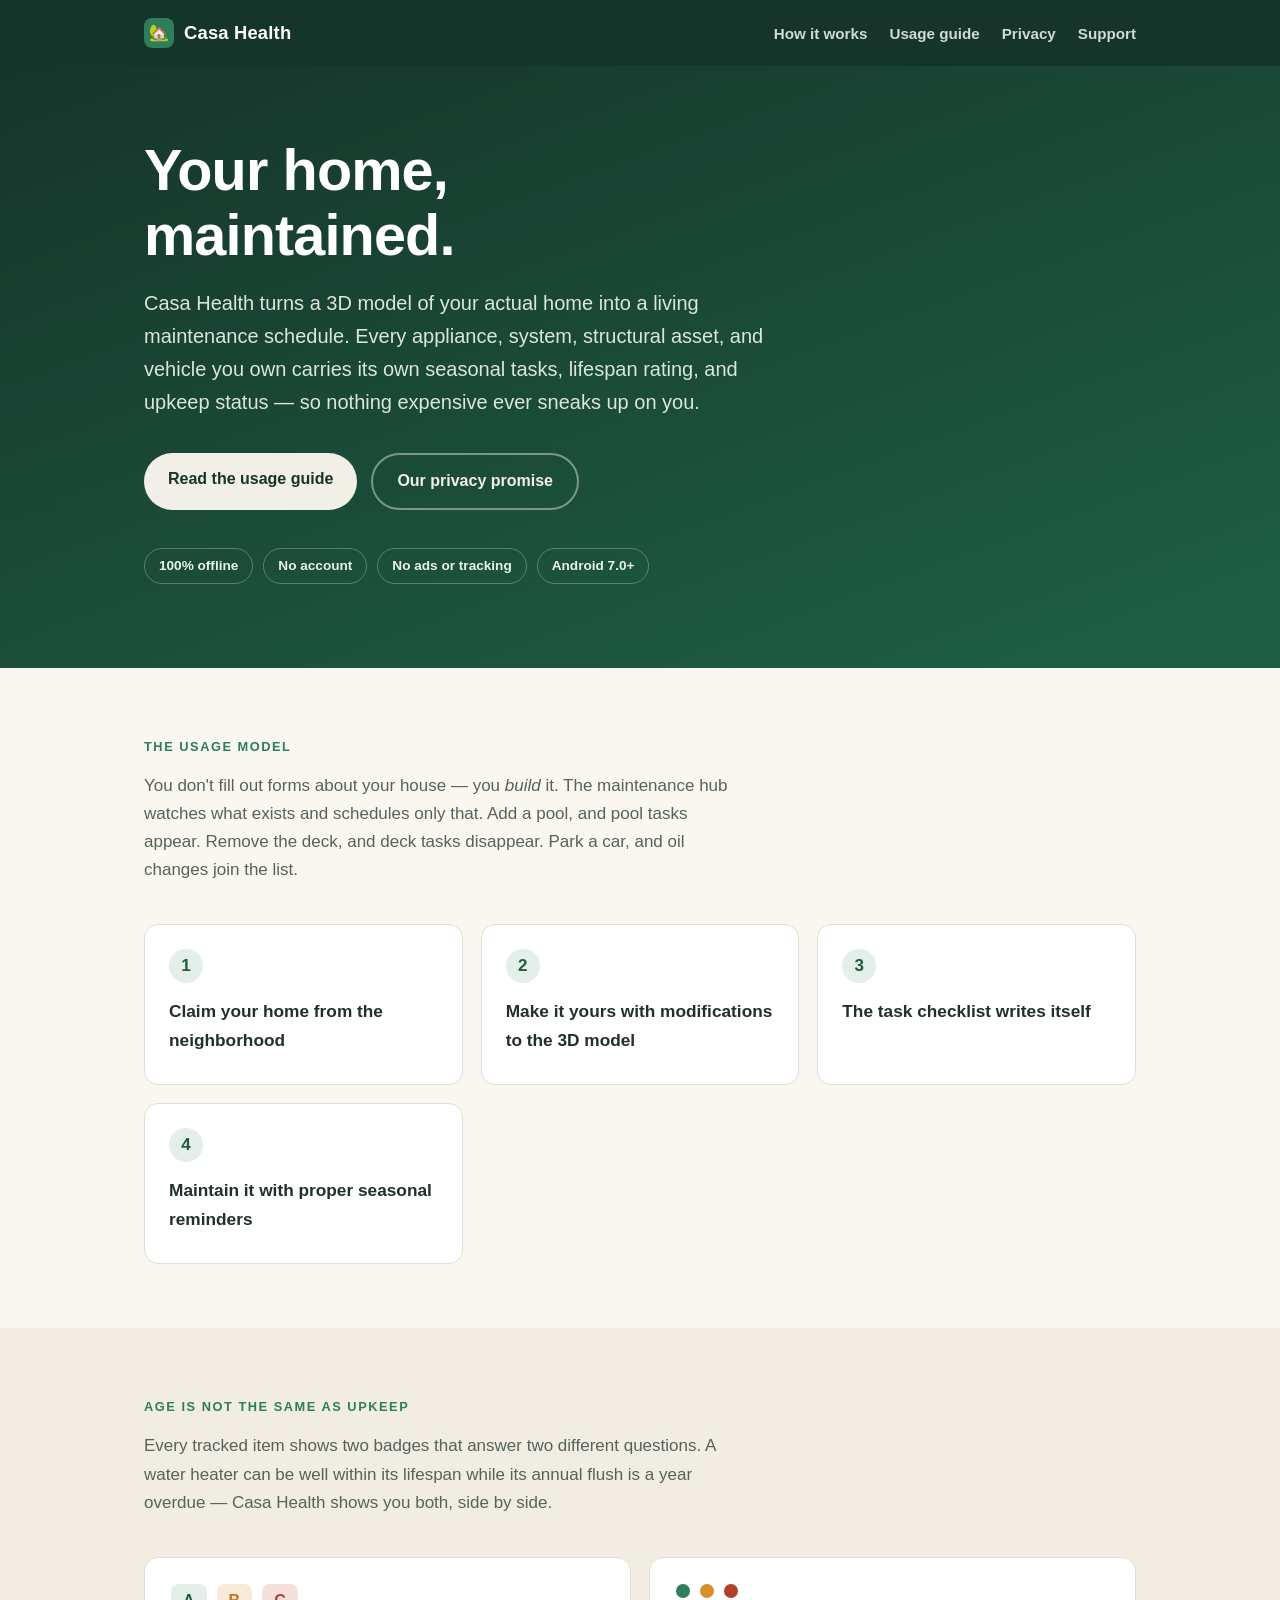
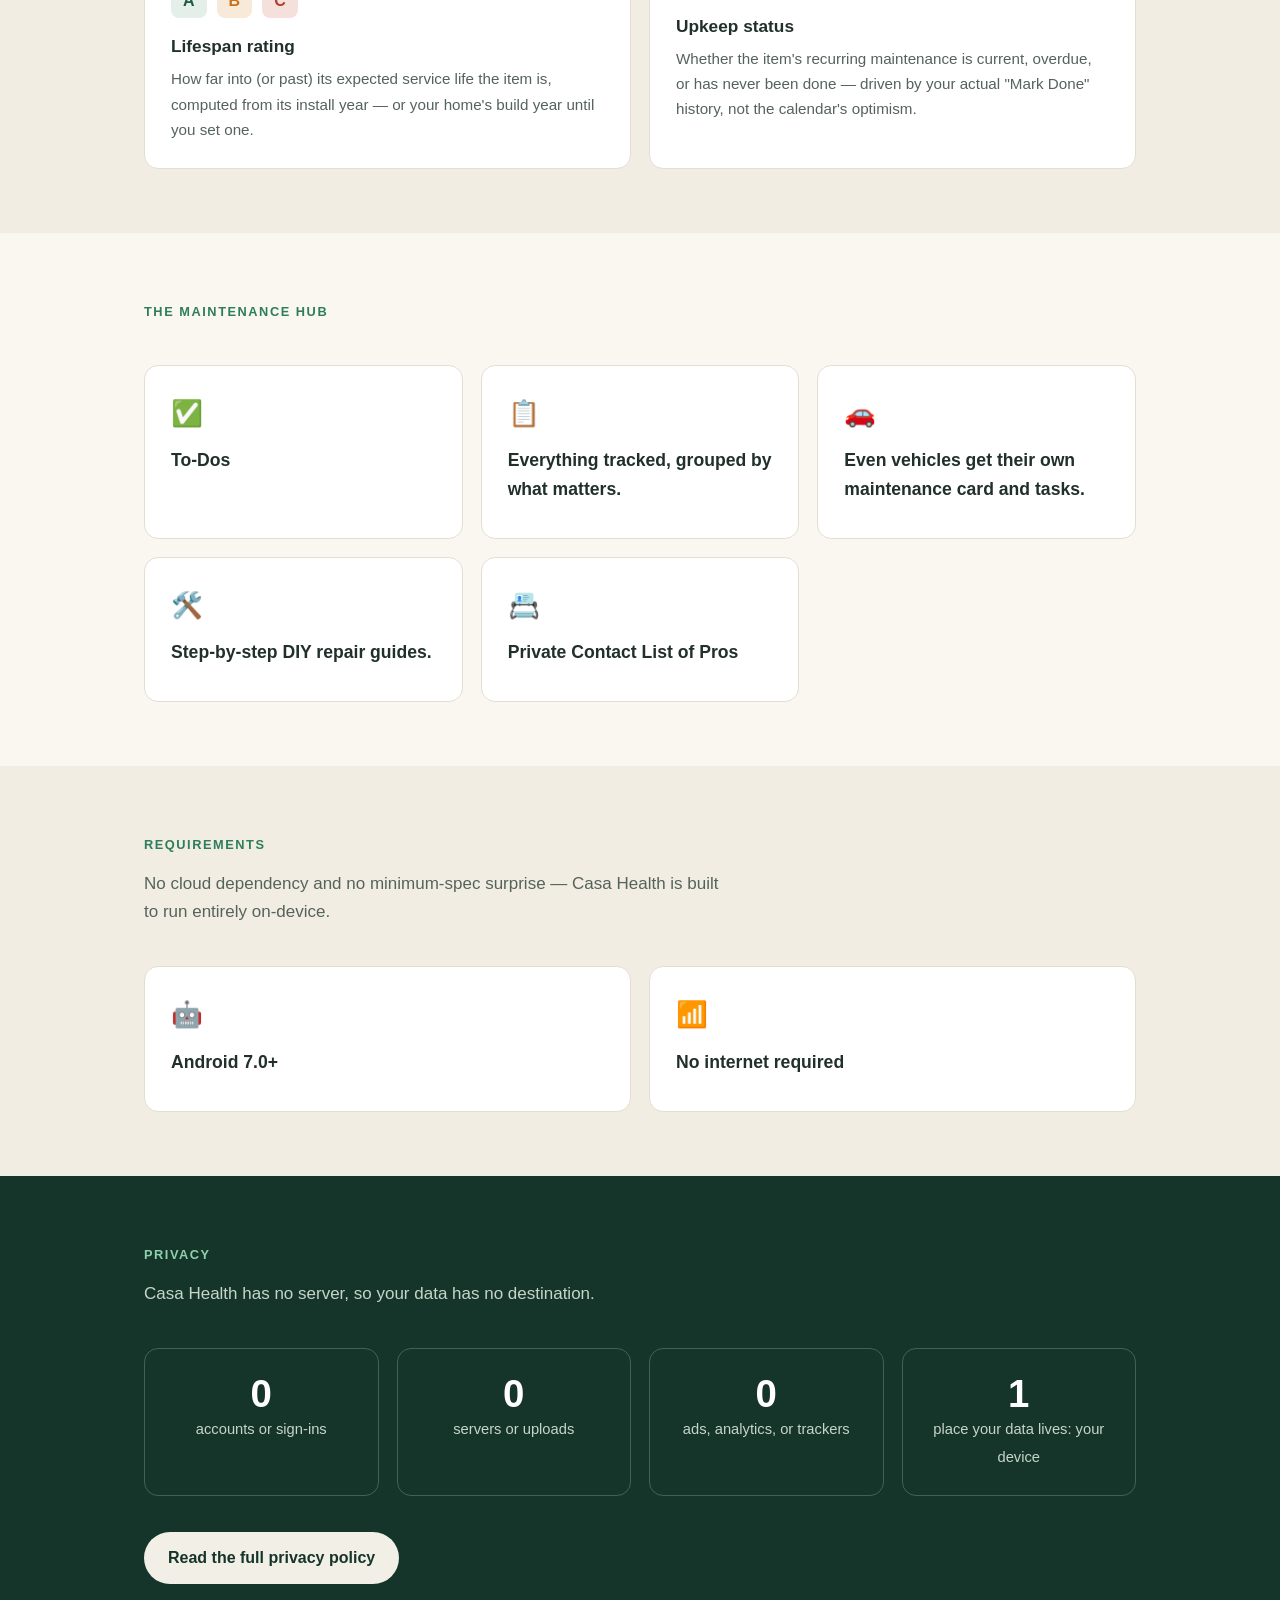
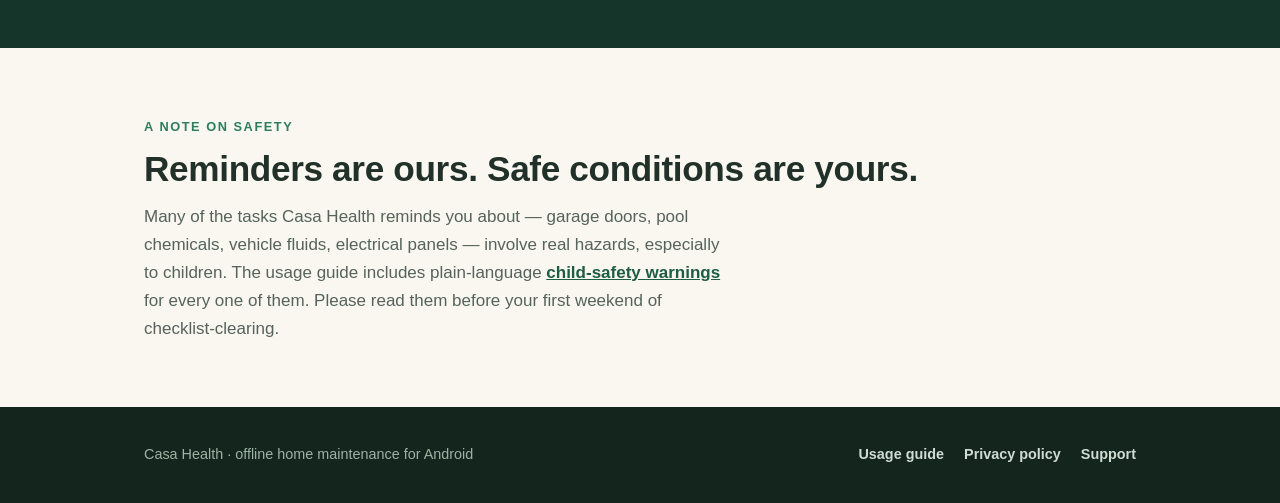
<file: index.html>
<!DOCTYPE html>
<html lang="en">
<head>
<meta charset="utf-8">
<meta name="viewport" content="width=device-width, initial-scale=1">
<title>Casa Health — Your home, maintained</title>
<meta name="description" content="Casa Health is a fully offline Android home-maintenance tracker built around a 3D model of your home. No account, no server, no tracking — your data never leaves your device.">
<link rel="stylesheet" href="styles.css">
<link rel="icon" href="data:image/svg+xml,%3Csvg xmlns='http://www.w3.org/2000/svg' viewBox='0 0 100 100'%3E%3Ctext y='.9em' font-size='90'%3E%F0%9F%8F%A1%3C/text%3E%3C/svg%3E">
</head>
<body>

<header class="site">
  <div class="wrap">
    <nav>
      <a class="brand" href="index.html"><span class="logo">🏡</span>Casa Health</a>
      <a class="link" href="#model">How it works</a>
      <a class="link" href="usage.html">Usage guide</a>
      <a class="link" href="privacy.html">Privacy</a>
      <a class="link" href="support.html">Support</a>
    </nav>
  </div>
  <div class="hero">
    <div class="wrap">
      <h1>Your home, maintained.</h1>
      <p class="lede">
        Casa Health turns a 3D model of your actual home into a living maintenance
        schedule. Every appliance, system, structural asset, and vehicle you own carries its
        own seasonal tasks, lifespan rating, and upkeep status — so nothing expensive ever
        sneaks up on you.
      </p>
      <div class="cta">
        <a class="btn primary" href="usage.html">Read the usage guide</a>
        <a class="btn ghost" href="privacy.html">Our privacy promise</a>
      </div>
      <div class="chips">
        <span class="chip">100% offline</span>
        <span class="chip">No account</span>
        <span class="chip">No ads or tracking</span>
        <span class="chip">Android 7.0+</span>
      </div>
    </div>
  </div>
</header>

<main>

  <section id="model">
    <div class="wrap">
      <span class="kicker">The usage model</span>
      <p class="sub">
        You don't fill out forms about your house — you <em>build</em> it. The maintenance
        hub watches what exists and schedules only that. Add a pool, and pool tasks appear.
        Remove the deck, and deck tasks disappear. Park a car, and oil changes join the list.
      </p>
      <div class="steps">
        <div class="step">
          <div class="num">1</div>
          <h3>Claim your home from the neighborhood</h3>
        </div>
        <div class="step">
          <div class="num">2</div>
          <h3>Make it yours with modifications to the 3D model</h3>
        </div>
        <div class="step">
          <div class="num">3</div>
          <h3>The task checklist writes itself</h3>
        </div>
        <div class="step">
          <div class="num">4</div>
          <h3>Maintain it with proper seasonal reminders</h3>
        </div>
      </div>
    </div>
  </section>

  <section class="alt">
    <div class="wrap">
      <span class="kicker">Age is not the same as upkeep</span>
      <p class="sub">
        Every tracked item shows two badges that answer two different questions. A water
        heater can be well within its lifespan while its annual flush is a year overdue —
        Casa Health shows you both, side by side.
      </p>
      <div class="signals">
        <div class="signal">
          <div class="badge-row">
            <span class="grade a">A</span><span class="grade b">B</span><span class="grade c">C</span>
          </div>
          <h3>Lifespan rating</h3>
          <p>How far into (or past) its expected service life the item is, computed from its
             install year — or your home's build year until you set one.</p>
        </div>
        <div class="signal">
          <div class="badge-row">
            <span class="dot green"></span><span class="dot amber"></span><span class="dot red"></span>
          </div>
          <h3>Upkeep status</h3>
          <p>Whether the item's recurring maintenance is current, overdue, or has never been
             done — driven by your actual "Mark Done" history, not the calendar's optimism.</p>
        </div>
      </div>
    </div>
  </section>

  <section>
    <div class="wrap">
      <span class="kicker">The maintenance hub</span>
      <div class="grid">
        <div class="card">
          <span class="icon">✅</span>
          <h3>To-Dos</h3>
        </div>
        <div class="card">
          <span class="icon">📋</span>
          <h3>Everything tracked, grouped by what matters.</h3>
        </div>
        <div class="card">
          <span class="icon">🚗</span>
          <h3>Even vehicles get their own maintenance card and tasks.</h3>
        </div>
        <div class="card">
          <span class="icon">🛠️</span>
          <h3>Step-by-step DIY repair guides.</h3>
        </div>
        <div class="card">
          <span class="icon">📇</span>
          <h3>Private Contact List of Pros</h3>
        </div>
    </div>
  </section>

  <section class="alt">
    <div class="wrap">
      <span class="kicker">Requirements</span>
      <p class="sub">
        No cloud dependency and no minimum-spec surprise — Casa Health is built to run
        entirely on-device.
      </p>
      <div class="grid">
        <div class="card">
          <span class="icon">🤖</span>
          <h3>Android 7.0+</h3>
        </div>
        <div class="card">
          <span class="icon">📶</span>
          <h3>No internet required</h3>
        </div>
      </div>
    </div>
  </section>

  <section class="privacy-band">
    <div class="wrap">
      <span class="kicker" style="color:#8fd0ae">Privacy</span>
      <p class="sub">
        Casa Health has no server, so your data has no destination. 
      </p>
      <div class="stats">
        <div class="stat"><b>0</b><span>accounts or sign-ins</span></div>
        <div class="stat"><b>0</b><span>servers or uploads</span></div>
        <div class="stat"><b>0</b><span>ads, analytics, or trackers</span></div>
        <div class="stat"><b>1</b><span>place your data lives: your device</span></div>
      </div>
      <a class="btn primary" href="privacy.html">Read the full privacy policy</a>
    </div>
  </section>

  <section>
    <div class="wrap">
      <span class="kicker">A note on safety</span>
      <h2>Reminders are ours. Safe conditions are yours.</h2>
      <p class="sub">
        Many of the tasks Casa Health reminds you about — garage doors, pool chemicals,
        vehicle fluids, electrical panels — involve real hazards, especially to children.
        The usage guide includes plain-language
        <a href="usage.html#child-safety" style="color:var(--green);font-weight:700">child-safety
        warnings</a> for every one of them. Please read them before your first weekend of
        checklist-clearing.
      </p>
    </div>
  </section>

</main>

<footer>
  <div class="wrap">
    <span>Casa Health · offline home maintenance for Android</span>
    <span class="spacer"></span>
    <a href="usage.html">Usage guide</a>
    <a href="privacy.html">Privacy policy</a>
    <a href="support.html">Support</a>
  </div>
</footer>

</body>
</html>
</file>
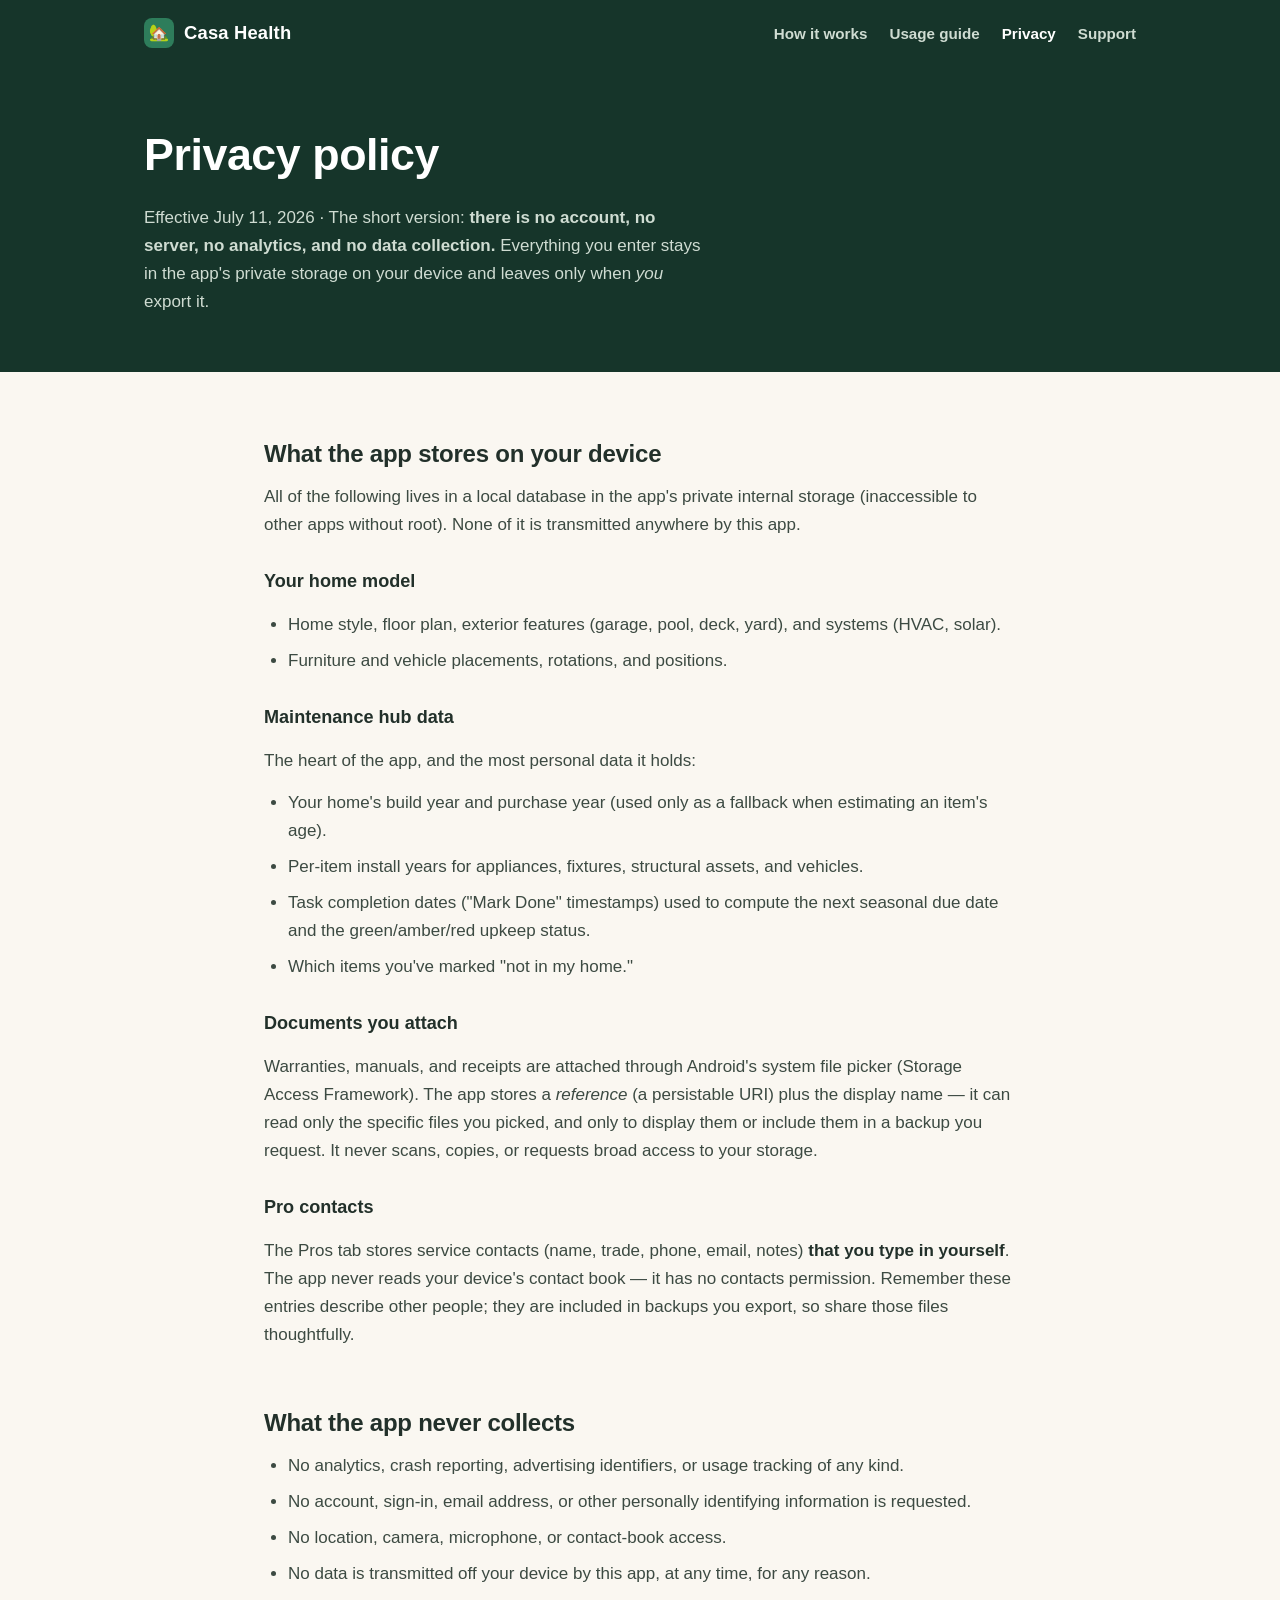
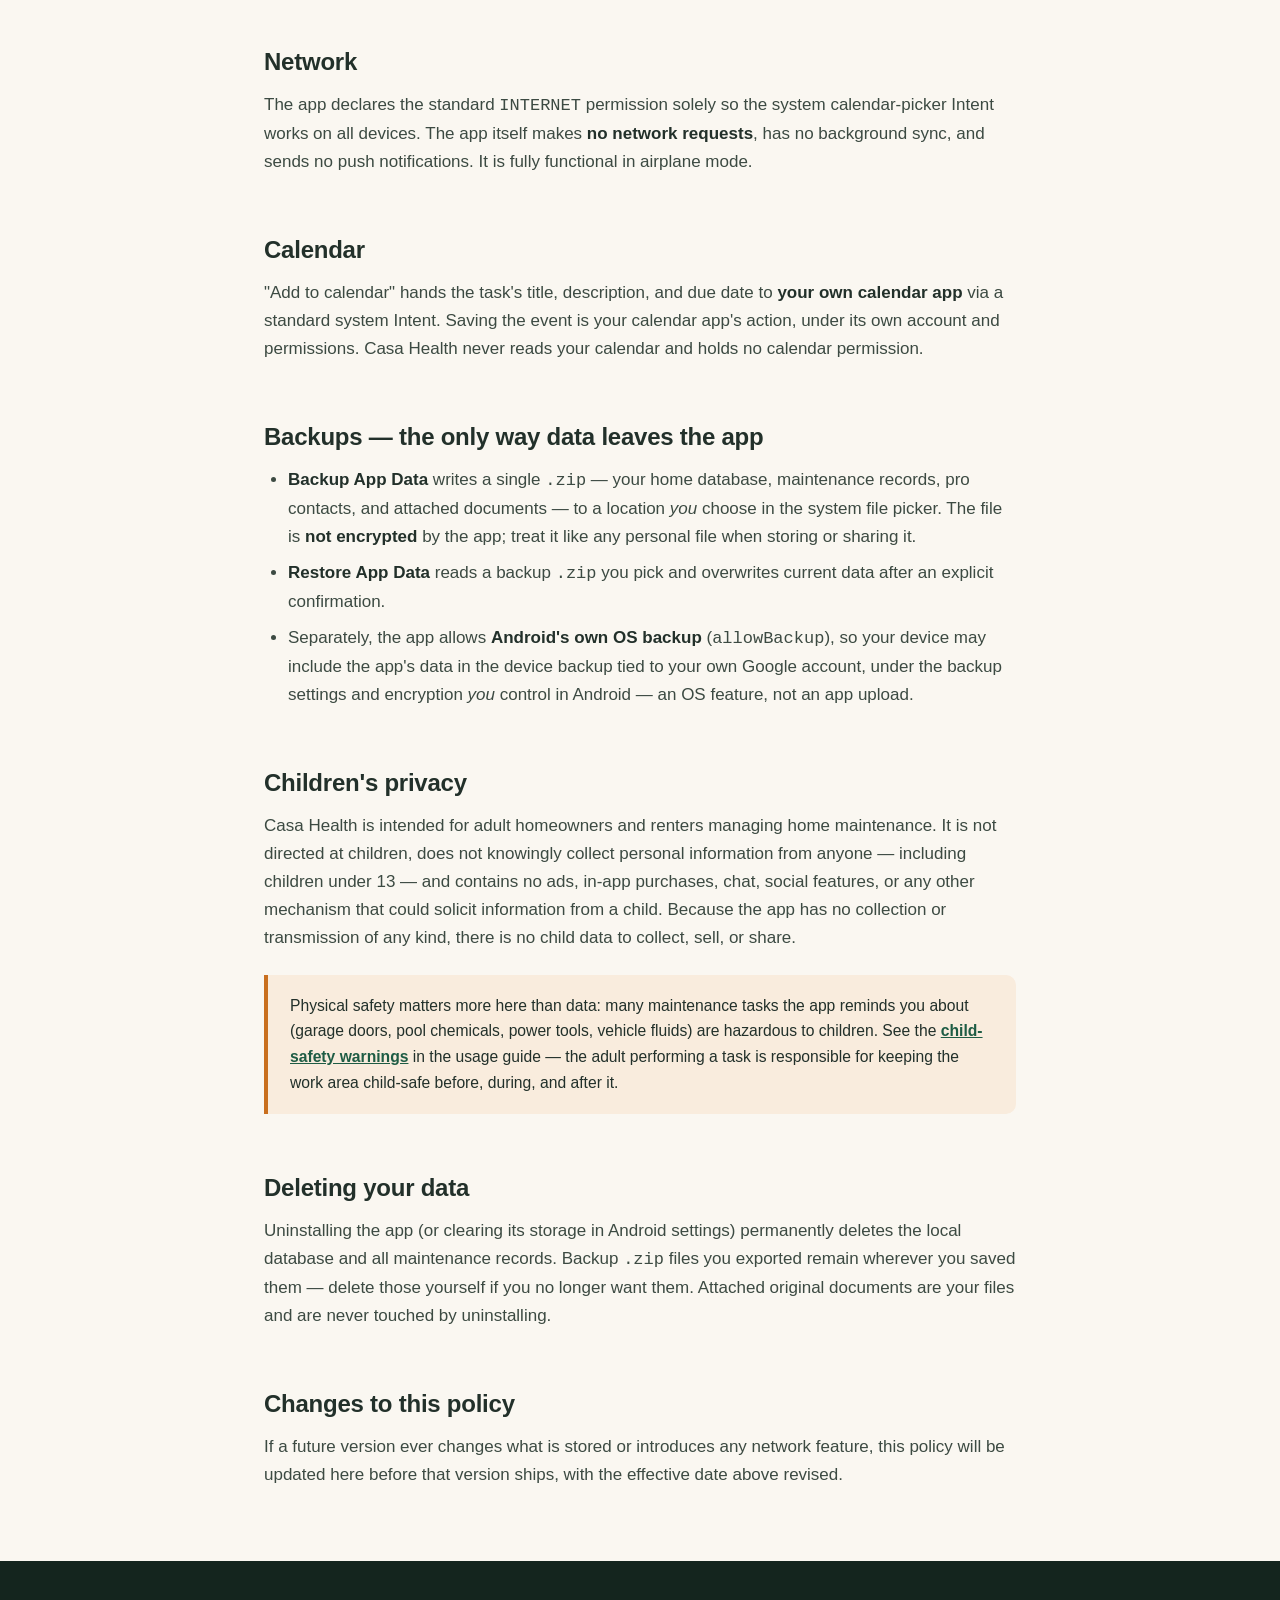
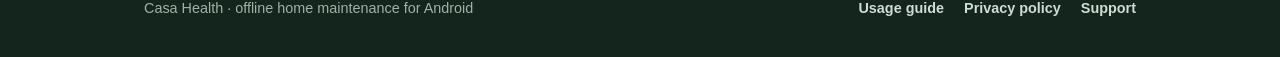
<file: privacy.html>
<!DOCTYPE html>
<html lang="en">
<head>
<meta charset="utf-8">
<meta name="viewport" content="width=device-width, initial-scale=1">
<title>Privacy Policy — Casa Health</title>
<meta name="description" content="Casa Health's privacy policy: no account, no server, no analytics, no data collection. Everything stays on your device.">
<link rel="stylesheet" href="styles.css">
<link rel="icon" href="data:image/svg+xml,%3Csvg xmlns='http://www.w3.org/2000/svg' viewBox='0 0 100 100'%3E%3Ctext y='.9em' font-size='90'%3E%F0%9F%8F%A1%3C/text%3E%3C/svg%3E">
</head>
<body>

<header class="site">
  <div class="wrap">
    <nav>
      <a class="brand" href="index.html"><span class="logo">🏡</span>Casa Health</a>
      <a class="link" href="index.html#model">How it works</a>
      <a class="link" href="usage.html">Usage guide</a>
      <a class="link" href="privacy.html" aria-current="page">Privacy</a>
      <a class="link" href="support.html">Support</a>
    </nav>
  </div>
  <div class="page-head">
    <div class="wrap">
      <h1>Privacy policy</h1>
      <p>Effective July 11, 2026 · The short version: <strong>there is no account, no server,
         no analytics, and no data collection.</strong> Everything you enter stays in the
         app's private storage on your device and leaves only when <em>you</em> export it.</p>
    </div>
  </div>
</header>

<article>
  <div class="wrap">

    <h2>What the app stores on your device</h2>
    <p>All of the following lives in a local database in the app's private internal storage
       (inaccessible to other apps without root). None of it is transmitted anywhere by this
       app.</p>

    <h3>Your home model</h3>
    <ul>
      <li>Home style, floor plan, exterior features (garage, pool, deck, yard), and systems
          (HVAC, solar).</li>
      <li>Furniture and vehicle placements, rotations, and positions.</li>
    </ul>

    <h3>Maintenance hub data</h3>
    <p>The heart of the app, and the most personal data it holds:</p>
    <ul>
      <li>Your home's build year and purchase year (used only as a fallback when estimating an
          item's age).</li>
      <li>Per-item install years for appliances, fixtures, structural assets, and vehicles.</li>
      <li>Task completion dates ("Mark Done" timestamps) used to compute the next seasonal due
          date and the green/amber/red upkeep status.</li>
      <li>Which items you've marked "not in my home."</li>
    </ul>

    <h3>Documents you attach</h3>
    <p>Warranties, manuals, and receipts are attached through Android's system file picker
       (Storage Access Framework). The app stores a <em>reference</em> (a persistable URI)
       plus the display name — it can read only the specific files you picked, and only to
       display them or include them in a backup you request. It never scans, copies, or
       requests broad access to your storage.</p>

    <h3>Pro contacts</h3>
    <p>The Pros tab stores service contacts (name, trade, phone, email, notes) <strong>that
       you type in yourself</strong>. The app never reads your device's contact book — it has
       no contacts permission. Remember these entries describe other people; they are included
       in backups you export, so share those files thoughtfully.</p>

    <h2>What the app never collects</h2>
    <ul>
      <li>No analytics, crash reporting, advertising identifiers, or usage tracking of any
          kind.</li>
      <li>No account, sign-in, email address, or other personally identifying information is
          requested.</li>
      <li>No location, camera, microphone, or contact-book access.</li>
      <li>No data is transmitted off your device by this app, at any time, for any reason.</li>
    </ul>

    <h2>Network</h2>
    <p>The app declares the standard <code>INTERNET</code> permission solely so the system
       calendar-picker Intent works on all devices. The app itself makes <strong>no network
       requests</strong>, has no background sync, and sends no push notifications. It is fully
       functional in airplane mode.</p>

    <h2>Calendar</h2>
    <p>"Add to calendar" hands the task's title, description, and due date to <strong>your own
       calendar app</strong> via a standard system Intent. Saving the event is your calendar
       app's action, under its own account and permissions. Casa Health never reads your
       calendar and holds no calendar permission.</p>

    <h2>Backups — the only way data leaves the app</h2>
    <ul>
      <li><strong>Backup App Data</strong> writes a single <code>.zip</code> — your home
          database, maintenance records, pro contacts, and attached documents — to a location
          <em>you</em> choose in the system file picker. The file is <strong>not
          encrypted</strong> by the app; treat it like any personal file when storing or
          sharing it.</li>
      <li><strong>Restore App Data</strong> reads a backup <code>.zip</code> you pick and
          overwrites current data after an explicit confirmation.</li>
      <li>Separately, the app allows <strong>Android's own OS backup</strong>
          (<code>allowBackup</code>), so your device may include the app's data in the device
          backup tied to your own Google account, under the backup settings and encryption
          <em>you</em> control in Android — an OS feature, not an app upload.</li>
    </ul>

    <h2>Children's privacy</h2>
    <p>Casa Health is intended for adult homeowners and renters managing home maintenance. It
       is not directed at children, does not knowingly collect personal information from
       anyone — including children under 13 — and contains no ads, in-app purchases, chat,
       social features, or any other mechanism that could solicit information from a child.
       Because the app has no collection or transmission of any kind, there is no child data
       to collect, sell, or share.</p>
    <div class="callout warn">
      Physical safety matters more here than data: many maintenance tasks the app reminds you
      about (garage doors, pool chemicals, power tools, vehicle fluids) are hazardous to
      children. See the <a href="usage.html#child-safety">child-safety warnings</a> in the
      usage guide — the adult performing a task is responsible for keeping the work area
      child-safe before, during, and after it.
    </div>

    <h2>Deleting your data</h2>
    <p>Uninstalling the app (or clearing its storage in Android settings) permanently deletes
       the local database and all maintenance records. Backup <code>.zip</code> files you
       exported remain wherever you saved them — delete those yourself if you no longer want
       them. Attached original documents are your files and are never touched by
       uninstalling.</p>

    <h2>Changes to this policy</h2>
    <p>If a future version ever changes what is stored or introduces any network feature, this
       policy will be updated here before that version ships, with the effective date above
       revised.</p>

  </div>
</article>

<footer>
  <div class="wrap">
    <span>Casa Health · offline home maintenance for Android</span>
    <span class="spacer"></span>
    <a href="usage.html">Usage guide</a>
    <a href="privacy.html">Privacy policy</a>
    <a href="support.html">Support</a>
  </div>
</footer>

</body>
</html>
</file>
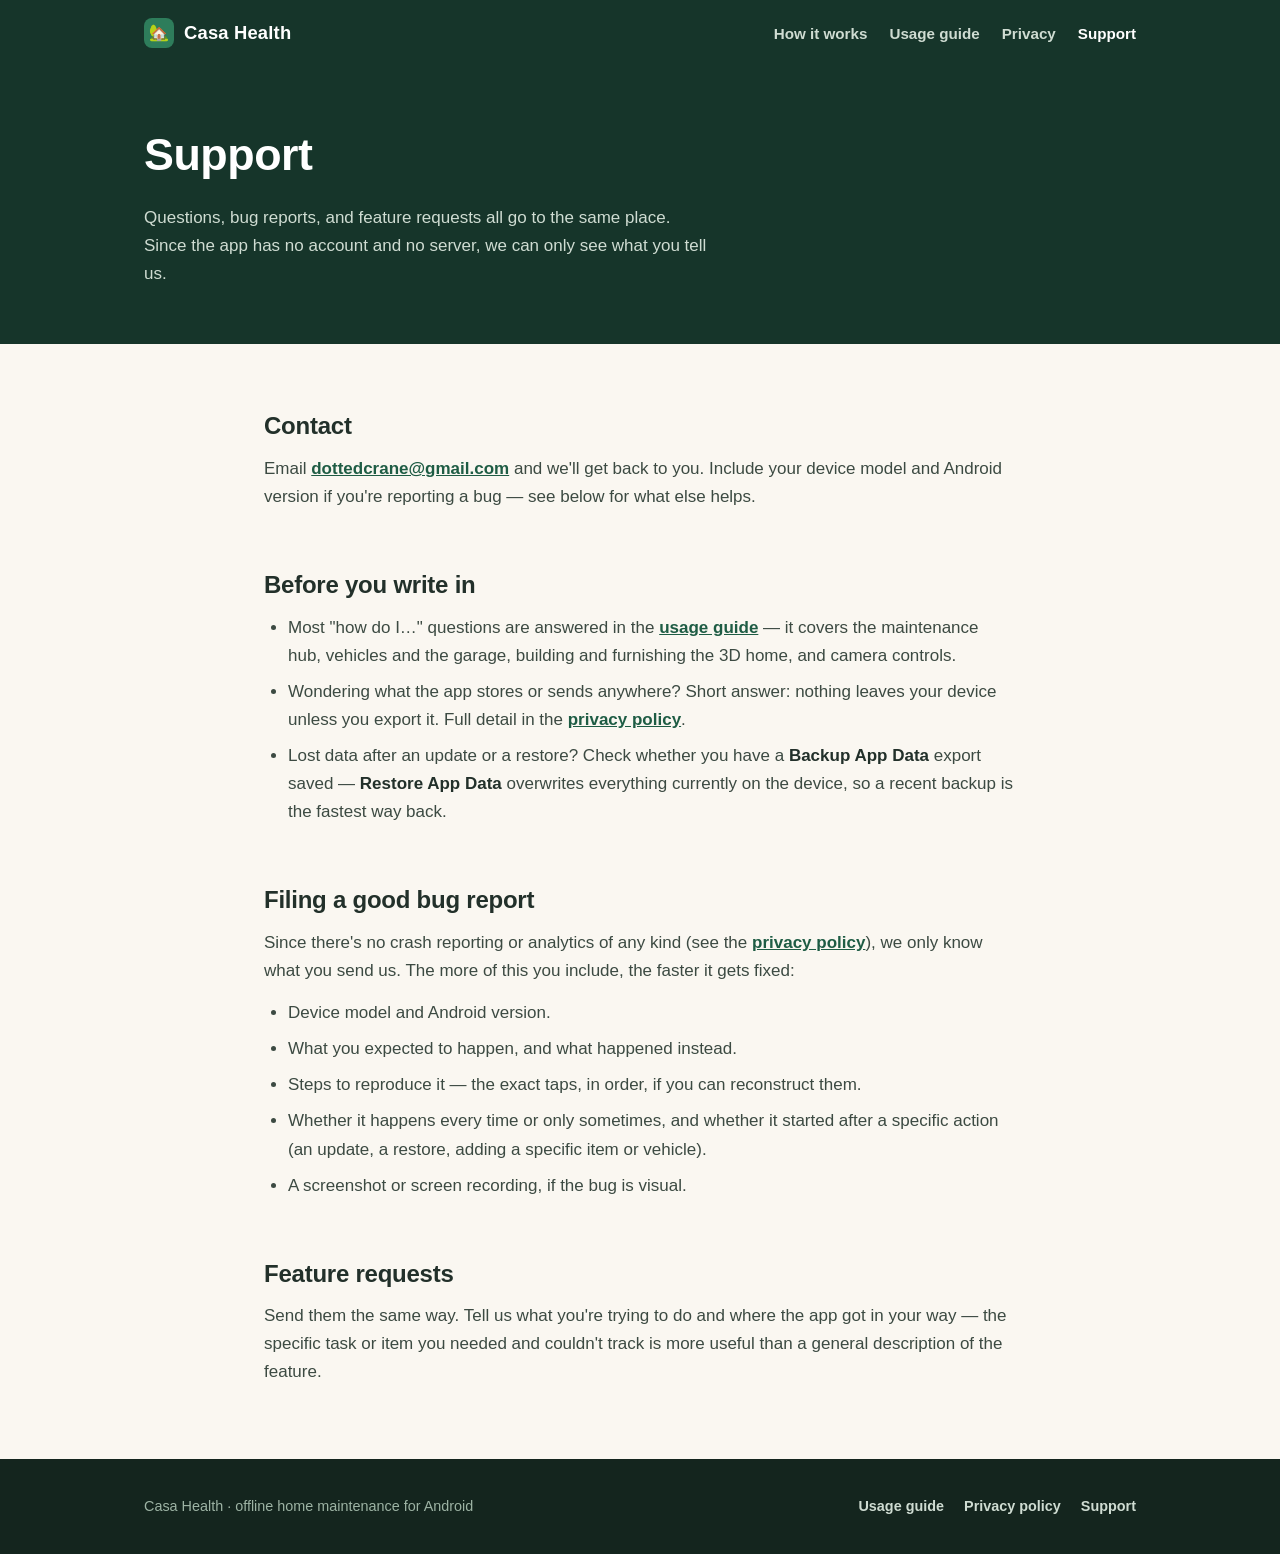
<file: support.html>
<!DOCTYPE html>
<html lang="en">
<head>
<meta charset="utf-8">
<meta name="viewport" content="width=device-width, initial-scale=1">
<title>Support — Casa Health</title>
<meta name="description" content="Get help with Casa Health: contact support, report a bug, or ask a question about the app.">
<link rel="stylesheet" href="styles.css">
<link rel="icon" href="data:image/svg+xml,%3Csvg xmlns='http://www.w3.org/2000/svg' viewBox='0 0 100 100'%3E%3Ctext y='.9em' font-size='90'%3E%F0%9F%8F%A1%3C/text%3E%3C/svg%3E">
</head>
<body>

<header class="site">
  <div class="wrap">
    <nav>
      <a class="brand" href="index.html"><span class="logo">🏡</span>Casa Health</a>
      <a class="link" href="index.html#model">How it works</a>
      <a class="link" href="usage.html">Usage guide</a>
      <a class="link" href="privacy.html">Privacy</a>
      <a class="link" href="support.html" aria-current="page">Support</a>
    </nav>
  </div>
  <div class="page-head">
    <div class="wrap">
      <h1>Support</h1>
      <p>Questions, bug reports, and feature requests all go to the same place. Since the app
         has no account and no server, we can only see what you tell us.</p>
    </div>
  </div>
</header>

<article>
  <div class="wrap">

    <h2>Contact</h2>
    <p>Email <a href="mailto:dottedcrane@gmail.com">dottedcrane@gmail.com</a>
       <!-- TODO: replace with real support email --> and we'll get back to you. Include your
       device model and Android version if you're reporting a bug — see below for what else
       helps.</p>

    <h2>Before you write in</h2>
    <ul>
      <li>Most "how do I…" questions are answered in the <a href="usage.html">usage
          guide</a> — it covers the maintenance hub, vehicles and the garage, building and
          furnishing the 3D home, and camera controls.</li>
      <li>Wondering what the app stores or sends anywhere? Short answer: nothing leaves your
          device unless you export it. Full detail in the <a href="privacy.html">privacy
          policy</a>.</li>
      <li>Lost data after an update or a restore? Check whether you have a
          <strong>Backup App Data</strong> export saved — <strong>Restore App Data</strong>
          overwrites everything currently on the device, so a recent backup is the fastest way
          back.</li>
    </ul>

    <h2>Filing a good bug report</h2>
    <p>Since there's no crash reporting or analytics of any kind (see the
       <a href="privacy.html">privacy policy</a>), we only know what you send us. The more of
       this you include, the faster it gets fixed:</p>
    <ul>
      <li>Device model and Android version.</li>
      <li>What you expected to happen, and what happened instead.</li>
      <li>Steps to reproduce it — the exact taps, in order, if you can reconstruct them.</li>
      <li>Whether it happens every time or only sometimes, and whether it started after a
          specific action (an update, a restore, adding a specific item or vehicle).</li>
      <li>A screenshot or screen recording, if the bug is visual.</li>
    </ul>

    <h2>Feature requests</h2>
    <p>Send them the same way. Tell us what you're trying to do and where the app got in your
       way — the specific task or item you needed and couldn't track is more useful than a
       general description of the feature.</p>

  </div>
</article>

<footer>
  <div class="wrap">
    <span>Casa Health · offline home maintenance for Android</span>
    <span class="spacer"></span>
    <a href="usage.html">Usage guide</a>
    <a href="privacy.html">Privacy policy</a>
    <a href="support.html">Support</a>
  </div>
</footer>

</body>
</html>
</file>
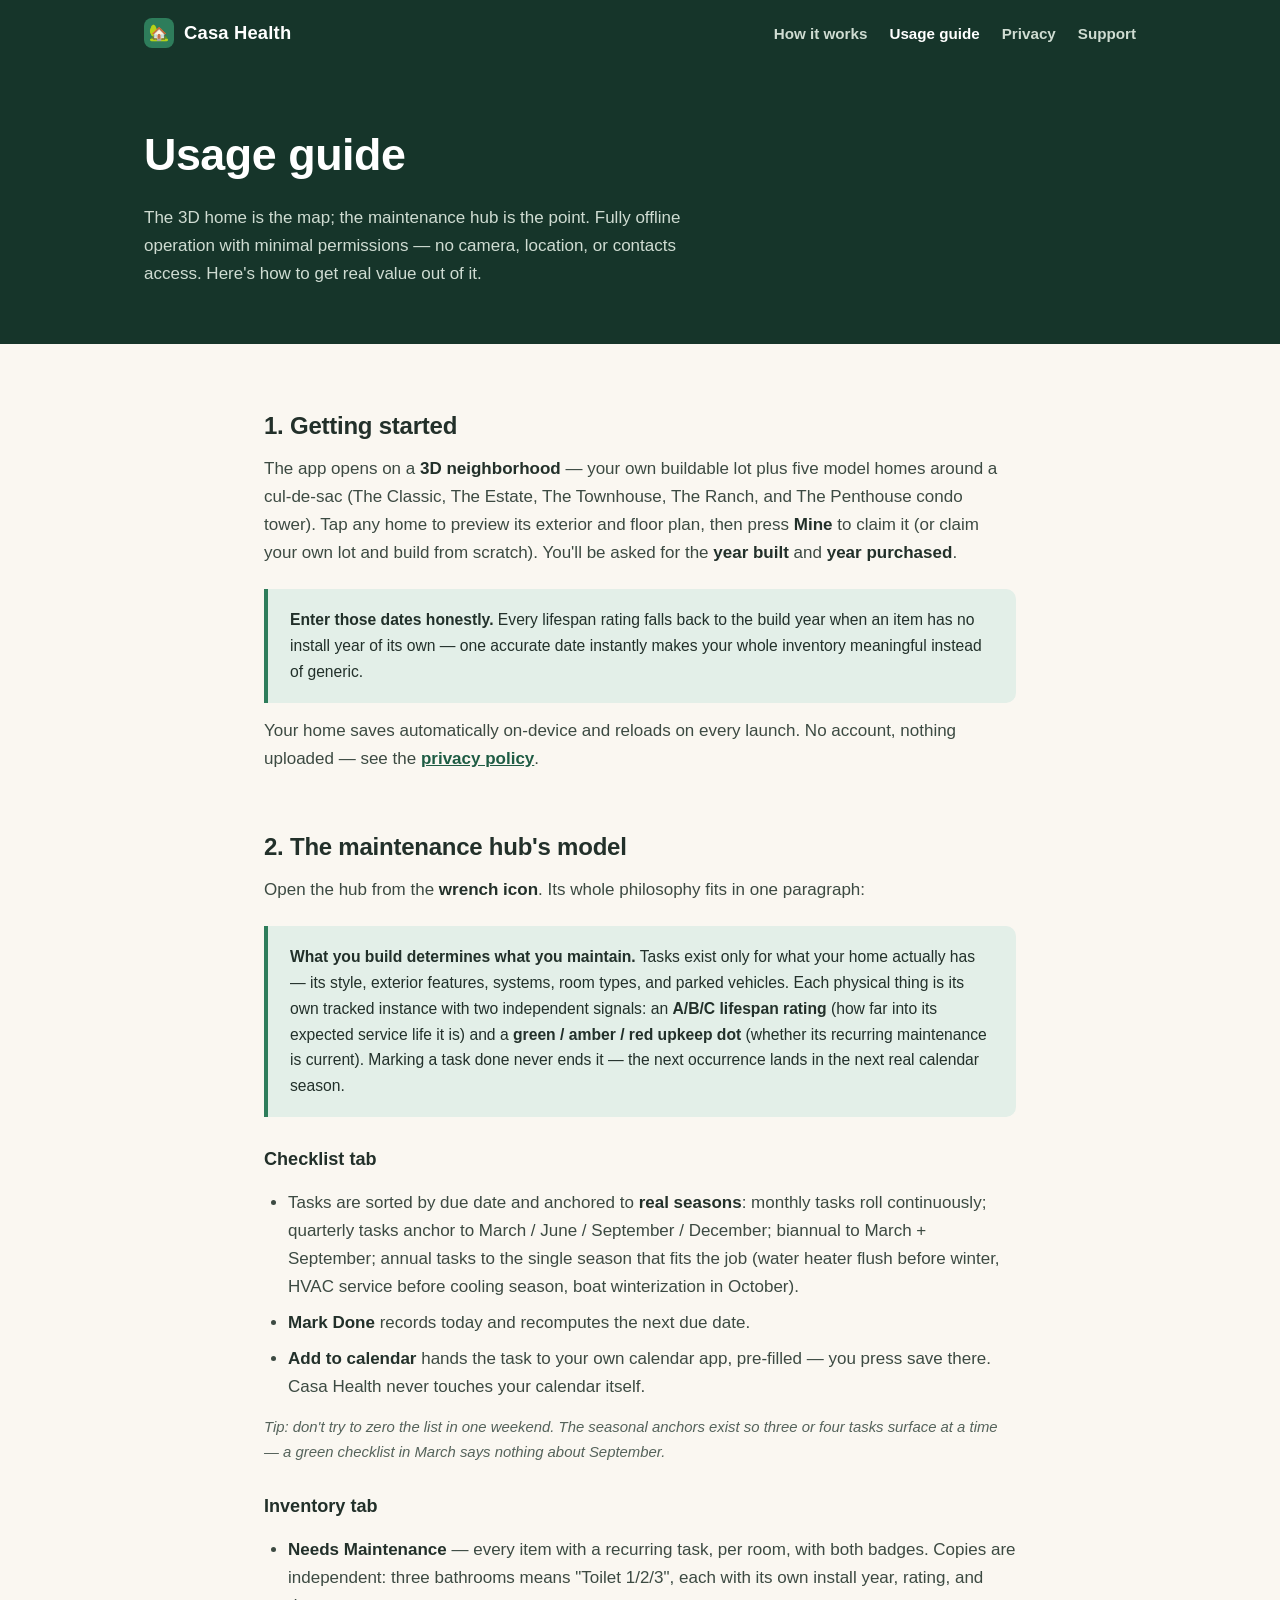
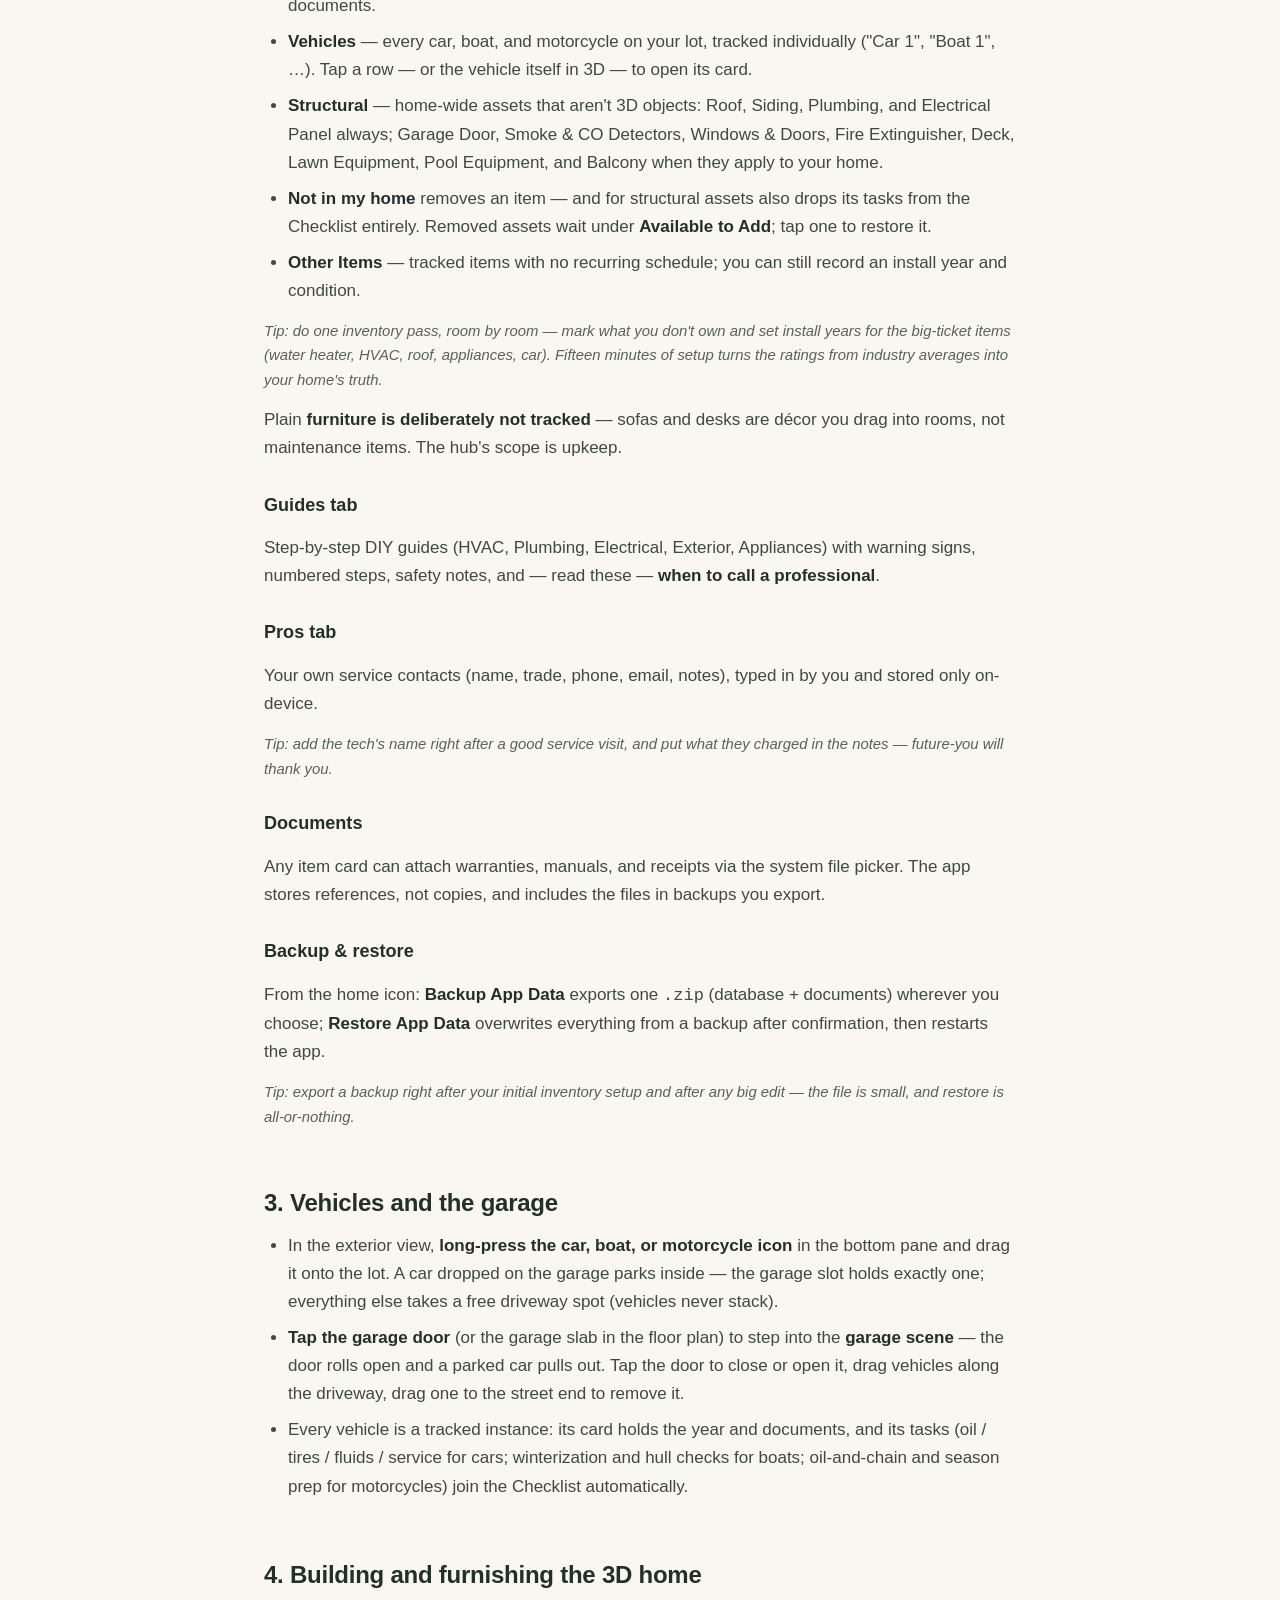
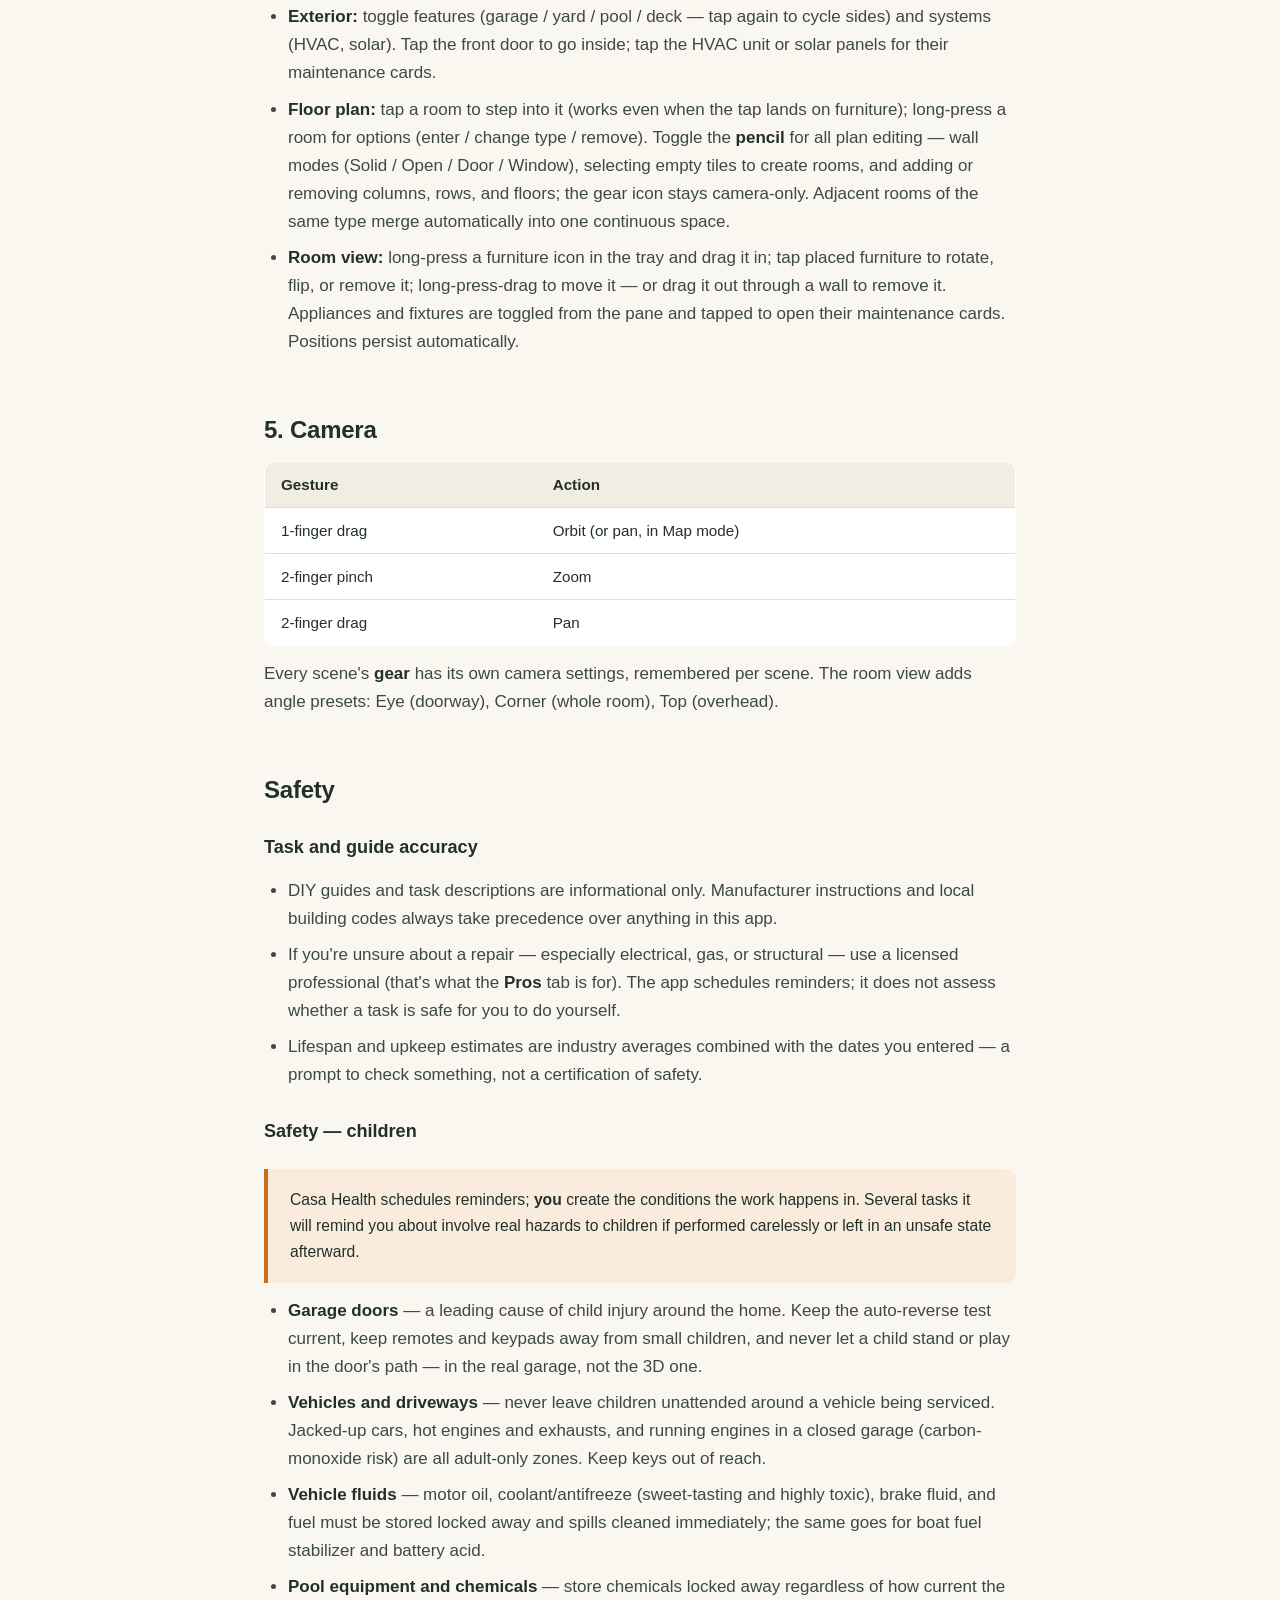
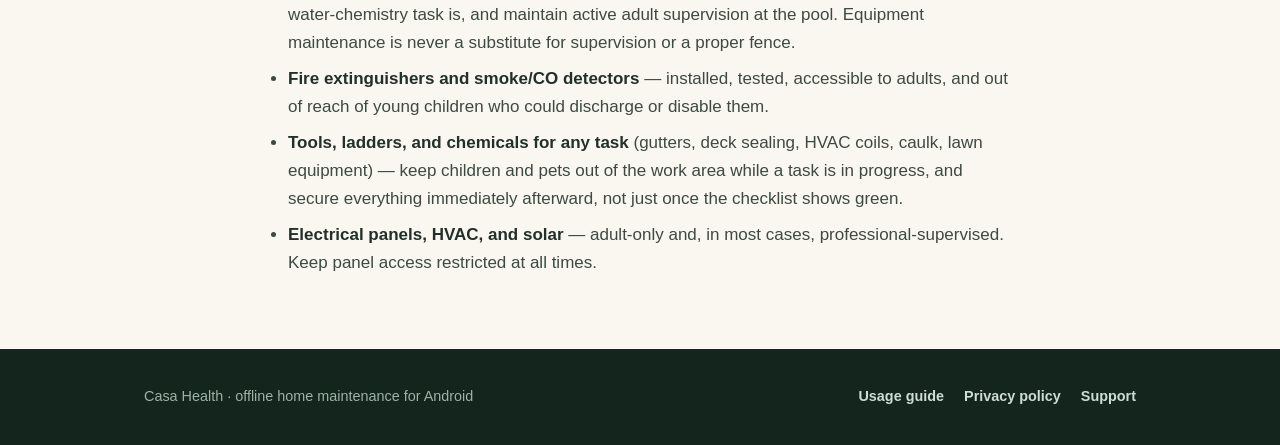
<file: usage.html>
<!DOCTYPE html>
<html lang="en">
<head>
<meta charset="utf-8">
<meta name="viewport" content="width=device-width, initial-scale=1">
<title>Usage Guide — Casa Health</title>
<meta name="description" content="How Casa Health's maintenance hub works: build your home, let the checklist write itself, and maintain by season. Includes child-safety warnings for common maintenance tasks.">
<link rel="stylesheet" href="styles.css">
<link rel="icon" href="data:image/svg+xml,%3Csvg xmlns='http://www.w3.org/2000/svg' viewBox='0 0 100 100'%3E%3Ctext y='.9em' font-size='90'%3E%F0%9F%8F%A1%3C/text%3E%3C/svg%3E">
</head>
<body>

<header class="site">
  <div class="wrap">
    <nav>
      <a class="brand" href="index.html"><span class="logo">🏡</span>Casa Health</a>
      <a class="link" href="index.html#model">How it works</a>
      <a class="link" href="usage.html" aria-current="page">Usage guide</a>
      <a class="link" href="privacy.html">Privacy</a>
      <a class="link" href="support.html">Support</a>
    </nav>
  </div>
  <div class="page-head">
    <div class="wrap">
      <h1>Usage guide</h1>
      <p>The 3D home is the map; the maintenance hub is the point. 
         Fully offline operation with minimal permissions — no camera, location, or
         contacts access. Here's how to get real value out of it.</p>
    </div>
  </div>
</header>

<article>
  <div class="wrap">

    <h2>1. Getting started</h2>
    <p>The app opens on a <strong>3D neighborhood</strong> — your own buildable lot plus five
       model homes around a cul-de-sac (The Classic, The Estate, The Townhouse, The Ranch, and
       The Penthouse condo tower). Tap any home to preview its exterior and floor plan, then
       press <strong>Mine</strong> to claim it (or claim your own lot and build from scratch).
       You'll be asked for the <strong>year built</strong> and <strong>year purchased</strong>.</p>
    <div class="callout">
      <strong>Enter those dates honestly.</strong> Every lifespan rating falls back to the
      build year when an item has no install year of its own — one accurate date instantly
      makes your whole inventory meaningful instead of generic.
    </div>
    <p>Your home saves automatically on-device and reloads on every launch. No account,
       nothing uploaded — see the <a href="privacy.html">privacy policy</a>.</p>

    <h2>2. The maintenance hub's model</h2>
    <p>Open the hub from the <strong>wrench icon</strong>. Its whole philosophy fits in one
       paragraph:</p>
    <div class="callout">
      <strong>What you build determines what you maintain.</strong> Tasks exist only for what
      your home actually has — its style, exterior features, systems, room types, and parked
      vehicles. Each physical thing is its own tracked instance with two independent signals:
      an <strong>A/B/C lifespan rating</strong> (how far into its expected service life it is)
      and a <strong>green / amber / red upkeep dot</strong> (whether its recurring maintenance
      is current). Marking a task done never ends it — the next occurrence lands in the next
      real calendar season.
    </div>

    <h3>Checklist tab</h3>
    <ul>
      <li>Tasks are sorted by due date and anchored to <strong>real seasons</strong>:
          monthly tasks roll continuously; quarterly tasks anchor to March / June / September /
          December; biannual to March + September; annual tasks to the single season that fits
          the job (water heater flush before winter, HVAC service before cooling season, boat
          winterization in October).</li>
      <li><strong>Mark Done</strong> records today and recomputes the next due date.</li>
      <li><strong>Add to calendar</strong> hands the task to your own calendar app,
          pre-filled — you press save there. Casa Health never touches your calendar itself.</li>
    </ul>
    <p class="tip">Tip: don't try to zero the list in one weekend. The seasonal anchors exist
       so three or four tasks surface at a time — a green checklist in March says nothing
       about September.</p>

    <h3>Inventory tab</h3>
    <ul>
      <li><strong>Needs Maintenance</strong> — every item with a recurring task, per room,
          with both badges. Copies are independent: three bathrooms means "Toilet 1/2/3",
          each with its own install year, rating, and documents.</li>
      <li><strong>Vehicles</strong> — every car, boat, and motorcycle on your lot, tracked
          individually ("Car 1", "Boat 1", …). Tap a row — or the vehicle itself in 3D —
          to open its card.</li>
      <li><strong>Structural</strong> — home-wide assets that aren't 3D objects: Roof,
          Siding, Plumbing, and Electrical Panel always; Garage Door, Smoke &amp; CO
          Detectors, Windows &amp; Doors, Fire Extinguisher, Deck, Lawn Equipment, Pool
          Equipment, and Balcony when they apply to your home.</li>
      <li><strong>Not in my home</strong> removes an item — and for structural assets also
          drops its tasks from the Checklist entirely. Removed assets wait under
          <strong>Available to Add</strong>; tap one to restore it.</li>
      <li><strong>Other Items</strong> — tracked items with no recurring schedule; you can
          still record an install year and condition.</li>
    </ul>
    <p class="tip">Tip: do one inventory pass, room by room — mark what you don't own and set
       install years for the big-ticket items (water heater, HVAC, roof, appliances, car).
       Fifteen minutes of setup turns the ratings from industry averages into your home's
       truth.</p>
    <p>Plain <strong>furniture is deliberately not tracked</strong> — sofas and desks are
       décor you drag into rooms, not maintenance items. The hub's scope is upkeep.</p>

    <h3>Guides tab</h3>
    <p>Step-by-step DIY guides (HVAC, Plumbing, Electrical, Exterior, Appliances) with warning
       signs, numbered steps, safety notes, and — read these — <strong>when to call a
       professional</strong>.</p>

    <h3>Pros tab</h3>
    <p>Your own service contacts (name, trade, phone, email, notes), typed in by you and
       stored only on-device.</p>
    <p class="tip">Tip: add the tech's name right after a good service visit, and put what
       they charged in the notes — future-you will thank you.</p>

    <h3>Documents</h3>
    <p>Any item card can attach warranties, manuals, and receipts via the system file picker.
       The app stores references, not copies, and includes the files in backups you export.</p>

    <h3>Backup &amp; restore</h3>
    <p>From the home icon: <strong>Backup App Data</strong> exports one <code>.zip</code>
       (database + documents) wherever you choose; <strong>Restore App Data</strong>
       overwrites everything from a backup after confirmation, then restarts the app.</p>
    <p class="tip">Tip: export a backup right after your initial inventory setup and after any
       big edit — the file is small, and restore is all-or-nothing.</p>

    <h2>3. Vehicles and the garage</h2>
    <ul>
      <li>In the exterior view, <strong>long-press the car, boat, or motorcycle icon</strong>
          in the bottom pane and drag it onto the lot. A car dropped on the garage parks
          inside — the garage slot holds exactly one; everything else takes a free driveway
          spot (vehicles never stack).</li>
      <li><strong>Tap the garage door</strong> (or the garage slab in the floor plan) to step
          into the <strong>garage scene</strong> — the door rolls open and a parked car pulls
          out. Tap the door to close or open it, drag vehicles along the driveway, drag one to
          the street end to remove it.</li>
      <li>Every vehicle is a tracked instance: its card holds the year and documents, and its
          tasks (oil / tires / fluids / service for cars; winterization and hull checks for
          boats; oil-and-chain and season prep for motorcycles) join the Checklist
          automatically.</li>
    </ul>

    <h2>4. Building and furnishing the 3D home</h2>
    <ul>
      <li><strong>Exterior:</strong> toggle features (garage / yard / pool / deck — tap again
          to cycle sides) and systems (HVAC, solar). Tap the front door to go inside; tap the
          HVAC unit or solar panels for their maintenance cards.</li>
      <li><strong>Floor plan:</strong> tap a room to step into it (works even when the tap
          lands on furniture); long-press a room for options (enter / change type / remove).
          Toggle the <strong>pencil</strong> for all plan editing — wall modes (Solid / Open /
          Door / Window), selecting empty tiles to create rooms, and adding or removing
          columns, rows, and floors; the gear icon stays camera-only. Adjacent rooms of the
          same type merge automatically into one continuous space.</li>
      <li><strong>Room view:</strong> long-press a furniture icon in the tray and drag it in;
          tap placed furniture to rotate, flip, or remove it; long-press-drag to move it —
          or drag it out through a wall to remove it. Appliances and fixtures are toggled
          from the pane and tapped to open their maintenance cards. Positions persist
          automatically.</li>
    </ul>

    <h2>5. Camera</h2>
    <table>
      <tr><th>Gesture</th><th>Action</th></tr>
      <tr><td>1-finger drag</td><td>Orbit (or pan, in Map mode)</td></tr>
      <tr><td>2-finger pinch</td><td>Zoom</td></tr>
      <tr><td>2-finger drag</td><td>Pan</td></tr>
    </table>
    <p>Every scene's <strong>gear</strong> has its own camera settings, remembered per scene.
       The room view adds angle presets: Eye (doorway), Corner (whole room), Top (overhead).</p>

    <h2>Safety</h2>

    <h3>Task and guide accuracy</h3>
    <ul>
      <li>DIY guides and task descriptions are informational only. Manufacturer instructions
          and local building codes always take precedence over anything in this app.</li>
      <li>If you're unsure about a repair — especially electrical, gas, or structural — use a
          licensed professional (that's what the <strong>Pros</strong> tab is for). The app
          schedules reminders; it does not assess whether a task is safe for you to do
          yourself.</li>
      <li>Lifespan and upkeep estimates are industry averages combined with the dates you
          entered — a prompt to check something, not a certification of safety.</li>
    </ul>

    <h3 id="child-safety">Safety — children</h3>
    <div class="callout warn">
      Casa Health schedules reminders; <strong>you</strong> create the conditions the work
      happens in. Several tasks it will remind you about involve real hazards to children if
      performed carelessly or left in an unsafe state afterward.
    </div>
    <ul>
      <li><strong>Garage doors</strong> — a leading cause of child injury around the home.
          Keep the auto-reverse test current, keep remotes and keypads away from small
          children, and never let a child stand or play in the door's path — in the real
          garage, not the 3D one.</li>
      <li><strong>Vehicles and driveways</strong> — never leave children unattended around a
          vehicle being serviced. Jacked-up cars, hot engines and exhausts, and running
          engines in a closed garage (carbon-monoxide risk) are all adult-only zones. Keep
          keys out of reach.</li>
      <li><strong>Vehicle fluids</strong> — motor oil, coolant/antifreeze (sweet-tasting and
          highly toxic), brake fluid, and fuel must be stored locked away and spills cleaned
          immediately; the same goes for boat fuel stabilizer and battery acid.</li>
      <li><strong>Pool equipment and chemicals</strong> — store chemicals locked away
          regardless of how current the water-chemistry task is, and maintain active adult
          supervision at the pool. Equipment maintenance is never a substitute for supervision
          or a proper fence.</li>
      <li><strong>Fire extinguishers and smoke/CO detectors</strong> — installed, tested,
          accessible to adults, and out of reach of young children who could discharge or
          disable them.</li>
      <li><strong>Tools, ladders, and chemicals for any task</strong> (gutters, deck sealing,
          HVAC coils, caulk, lawn equipment) — keep children and pets out of the work area
          while a task is in progress, and secure everything immediately afterward, not just
          once the checklist shows green.</li>
      <li><strong>Electrical panels, HVAC, and solar</strong> — adult-only and, in most
          cases, professional-supervised. Keep panel access restricted at all times.</li>
    </ul>

  </div>
</article>

<footer>
  <div class="wrap">
    <span>Casa Health · offline home maintenance for Android</span>
    <span class="spacer"></span>
    <a href="usage.html">Usage guide</a>
    <a href="privacy.html">Privacy policy</a>
    <a href="support.html">Support</a>
  </div>
</footer>

</body>
</html>
</file>
<file: styles.css>
/* Casa Health site — shared styles. Self-contained: system fonts, no CDNs. */

:root {
  --ink:        #22302a;
  --ink-soft:   #55635b;
  --green-deep: #16352a;
  --green:      #1e5c44;
  --green-mid:  #2e7d5b;
  --green-soft: #e3efe8;
  --amber:      #c96f1e;
  --red:        #b3402f;
  --cream:      #faf7f1;
  --card:       #ffffff;
  --line:       #e4ded2;
  --radius:     14px;
}

* { box-sizing: border-box; margin: 0; padding: 0; }

html { scroll-behavior: smooth; }

body {
  font-family: -apple-system, BlinkMacSystemFont, "Segoe UI", Roboto, Helvetica, Arial, sans-serif;
  color: var(--ink);
  background: var(--cream);
  line-height: 1.65;
  font-size: 17px;
}

.wrap { max-width: 1040px; margin: 0 auto; padding: 0 24px; }

/* ── Nav ─────────────────────────────────────────────── */
header.site {
  background: var(--green-deep);
  color: #f2efe6;
}
nav {
  display: flex; align-items: center; gap: 22px;
  padding: 18px 0; flex-wrap: wrap;
}
nav .brand {
  font-weight: 800; font-size: 1.15rem; letter-spacing: .01em;
  color: #fff; text-decoration: none; margin-right: auto;
  display: flex; align-items: center; gap: 10px;
}
nav .brand .logo {
  width: 30px; height: 30px; border-radius: 8px;
  background: var(--green-mid);
  display: inline-flex; align-items: center; justify-content: center;
  font-size: 16px;
}
nav a.link {
  color: #cfdcd2; text-decoration: none; font-size: .95rem; font-weight: 600;
}
nav a.link:hover, nav a.link[aria-current="page"] { color: #fff; }

/* ── Hero ────────────────────────────────────────────── */
.hero {
  background: linear-gradient(160deg, var(--green-deep) 0%, var(--green) 90%);
  color: #f2efe6;
  padding: 72px 0 84px;
}
.hero h1 {
  font-size: clamp(2.3rem, 5.5vw, 3.6rem);
  line-height: 1.12; letter-spacing: -0.015em; color: #fff;
  max-width: 17ch;
}
.hero p.lede {
  margin-top: 20px; font-size: clamp(1.05rem, 2vw, 1.25rem);
  max-width: 56ch; color: #dbe6dd;
}
.hero .cta { margin-top: 34px; display: flex; gap: 14px; flex-wrap: wrap; }
.btn {
  display: inline-block; text-decoration: none; font-weight: 700;
  padding: 13px 24px; border-radius: 999px; font-size: 1rem;
}
.btn.primary { background: #f2efe6; color: var(--green-deep); }
.btn.primary:hover { background: #fff; }
.btn.ghost { color: #f2efe6; border: 2px solid rgba(242,239,230,.45); }
.btn.ghost:hover { border-color: #f2efe6; }

.hero .chips { margin-top: 38px; display: flex; gap: 10px; flex-wrap: wrap; }
.chip {
  font-size: .85rem; font-weight: 600; color: #eaf2ec;
  border: 1px solid rgba(242,239,230,.3); border-radius: 999px;
  padding: 6px 14px;
}

/* ── Sections ────────────────────────────────────────── */
section { padding: 64px 0; }
section.alt { background: #f2ede3; }
.kicker {
  text-transform: uppercase; letter-spacing: .12em; font-size: .8rem;
  font-weight: 800; color: var(--green-mid);
}
h2 { font-size: clamp(1.6rem, 3.4vw, 2.2rem); line-height: 1.2; margin-top: 8px; letter-spacing: -0.01em; }
.sub { color: var(--ink-soft); max-width: 62ch; margin-top: 12px; }

/* ── Usage-model steps ───────────────────────────────── */
.steps { margin-top: 40px; display: grid; gap: 18px; grid-template-columns: repeat(auto-fit, minmax(280px, 1fr)); }
.step {
  background: var(--card); border: 1px solid var(--line); border-radius: var(--radius);
  padding: 24px;
}
.step .num {
  width: 34px; height: 34px; border-radius: 50%; background: var(--green-soft);
  color: var(--green); font-weight: 800; display: flex; align-items: center;
  justify-content: center; margin-bottom: 14px;
}
.step h3 { font-size: 1.08rem; margin-bottom: 6px; }
.step p { font-size: .95rem; color: var(--ink-soft); }

/* Two-signal badges */
.signals { margin-top: 40px; display: grid; gap: 18px; grid-template-columns: repeat(auto-fit, minmax(300px, 1fr)); }
.signal {
  background: var(--card); border: 1px solid var(--line); border-radius: var(--radius);
  padding: 26px;
}
.signal .badge-row { display: flex; gap: 10px; align-items: center; margin-bottom: 14px; }
.grade {
  font-weight: 800; font-size: 1rem; border-radius: 8px; padding: 4px 12px;
}
.grade.a { background: var(--green-soft); color: var(--green); }
.grade.b { background: #f7ead8; color: var(--amber); }
.grade.c { background: #f6e0dc; color: var(--red); }
.dot { width: 14px; height: 14px; border-radius: 50%; display: inline-block; }
.dot.green { background: #2e7d5b; }
.dot.amber { background: #d98e2b; }
.dot.red   { background: #b3402f; }
.signal h3 { font-size: 1.08rem; margin-bottom: 6px; }
.signal p { font-size: .95rem; color: var(--ink-soft); }

/* Season strip */
.seasons { margin-top: 34px; display: flex; gap: 10px; flex-wrap: wrap; }
.season {
  flex: 1 1 140px; background: var(--card); border: 1px solid var(--line);
  border-radius: var(--radius); padding: 16px 18px; text-align: center;
}
.season b { display: block; color: var(--green); font-size: 1.05rem; }
.season span { font-size: .85rem; color: var(--ink-soft); }

/* ── Feature grid ────────────────────────────────────── */
.grid { margin-top: 40px; display: grid; gap: 18px; grid-template-columns: repeat(auto-fit, minmax(280px, 1fr)); }
.card {
  background: var(--card); border: 1px solid var(--line); border-radius: var(--radius);
  padding: 26px;
}
.card .icon { font-size: 1.6rem; margin-bottom: 12px; display: block; }
.card h3 { font-size: 1.1rem; margin-bottom: 8px; }
.card p { font-size: .95rem; color: var(--ink-soft); }
.card a { color: var(--green); font-weight: 700; }

/* ── Privacy band ────────────────────────────────────── */
.privacy-band { background: var(--green-deep); color: #e7efe8; }
.privacy-band h2 { color: #fff; }
.privacy-band .sub { color: #c6d5c9; }
.stats { margin-top: 40px; display: grid; gap: 18px; grid-template-columns: repeat(auto-fit, minmax(200px, 1fr)); }
.stat {
  border: 1px solid rgba(242,239,230,.22); border-radius: var(--radius);
  padding: 24px; text-align: center;
}
.stat b { display: block; font-size: 2.4rem; color: #fff; line-height: 1.1; }
.stat span { font-size: .92rem; color: #c6d5c9; }
.privacy-band .btn { margin-top: 36px; }

/* ── Article pages (usage / privacy) ─────────────────── */
.page-head { background: var(--green-deep); color: #f2efe6; padding: 52px 0 56px; }
.page-head h1 { font-size: clamp(2rem, 4.5vw, 2.8rem); color: #fff; letter-spacing: -0.01em; }
.page-head p { margin-top: 12px; color: #cfdcd2; max-width: 60ch; }

article { padding: 56px 0 72px; }
article .wrap { max-width: 800px; }
article h2 {
  margin-top: 48px; padding-top: 12px; font-size: 1.5rem;
}
article h2:first-child { margin-top: 0; }
article h3 { margin-top: 28px; font-size: 1.13rem; }
article p, article li { color: #3c4a42; }
article p { margin-top: 14px; }
article ul { margin: 14px 0 0 24px; }
article li { margin-top: 8px; }
article ul ul { margin-top: 6px; }
article strong { color: var(--ink); }
article a { color: var(--green); font-weight: 600; }
article .callout {
  margin-top: 22px; background: var(--green-soft); border-left: 4px solid var(--green-mid);
  border-radius: 0 10px 10px 0; padding: 18px 22px; font-size: .98rem;
}
article .callout.warn { background: #f9ecdd; border-left-color: var(--amber); }
article .tip { font-size: .93rem; color: var(--ink-soft); font-style: italic; }
article table {
  margin-top: 16px; border-collapse: collapse; width: 100%;
  background: var(--card); border: 1px solid var(--line); border-radius: 10px; overflow: hidden;
}
article th, article td { text-align: left; padding: 10px 16px; border-bottom: 1px solid var(--line); font-size: .95rem; }
article th { background: #f2ede3; }
article tr:last-child td { border-bottom: none; }

/* ── Footer ──────────────────────────────────────────── */
footer {
  background: #14251e; color: #9db3a4; padding: 36px 0; font-size: .9rem;
}
footer .wrap { display: flex; gap: 20px; flex-wrap: wrap; align-items: center; }
footer a { color: #cfdcd2; text-decoration: none; font-weight: 600; }
footer a:hover { color: #fff; }
footer .spacer { margin-left: auto; }

@media (max-width: 560px) {
  nav { gap: 14px; }
  .hero { padding: 52px 0 60px; }
  section { padding: 48px 0; }
}
</file>
